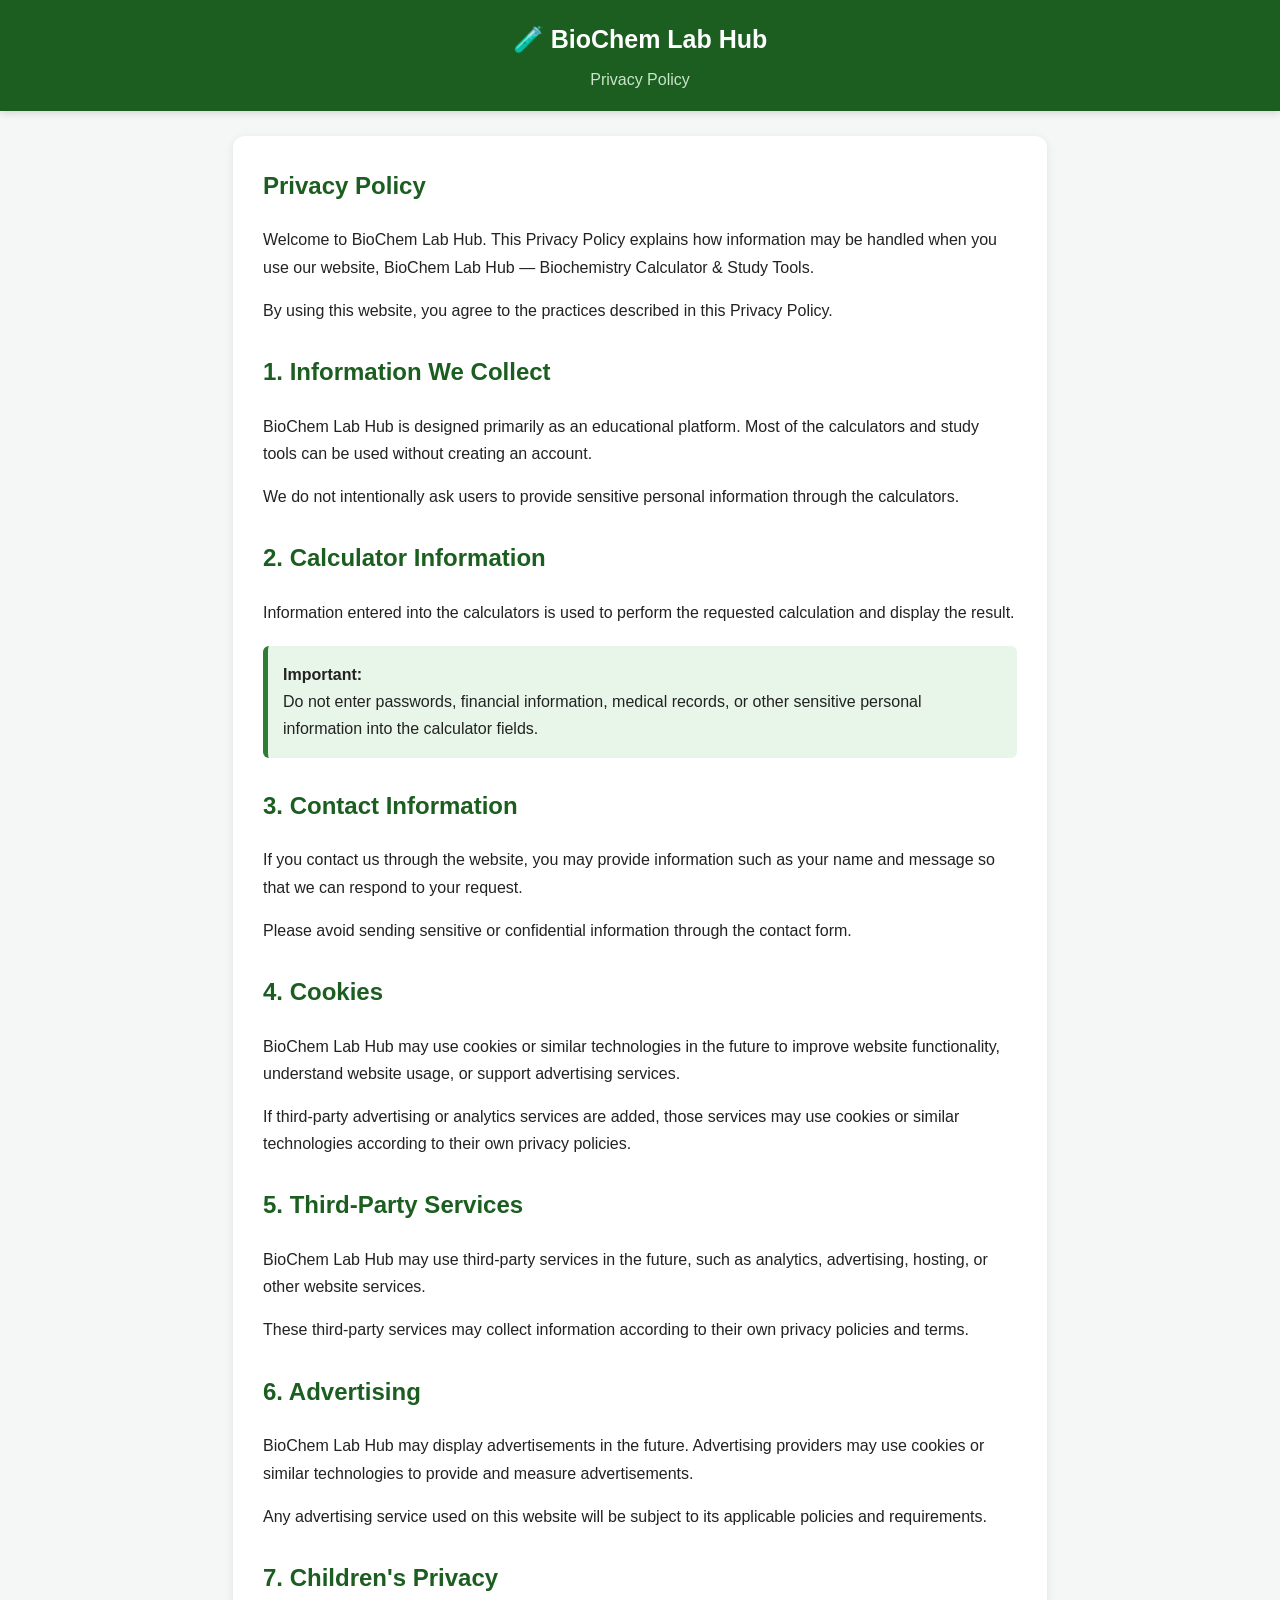
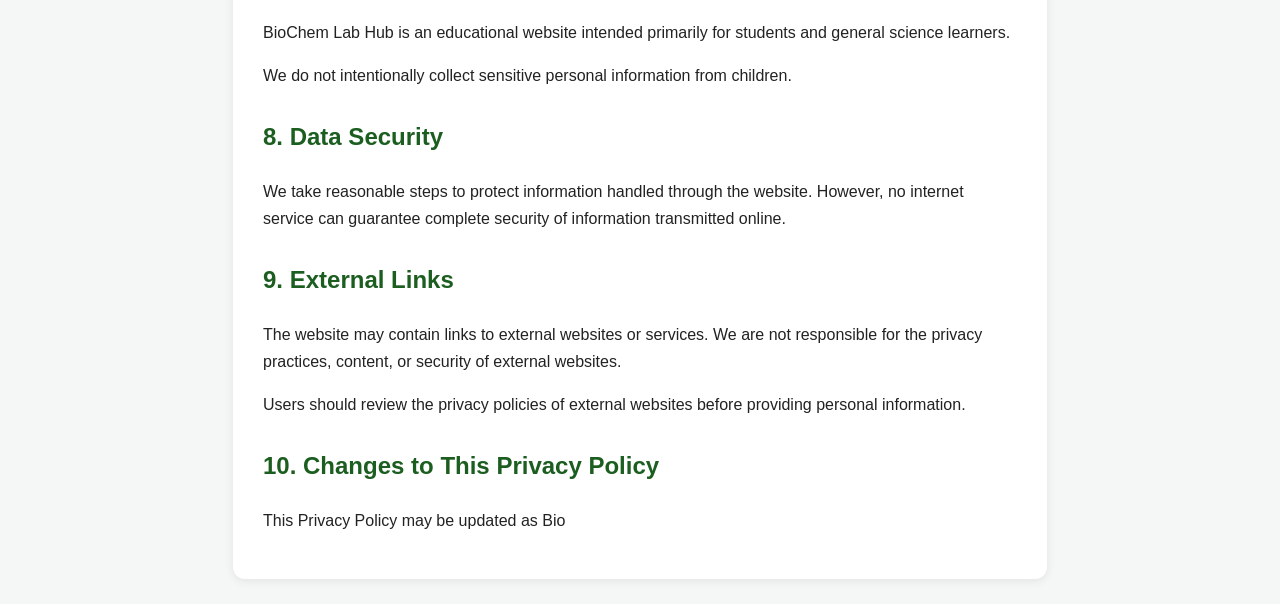
<file: prevacy.html>
<!DOCTYPE html>
<html lang="en">

<head>

    <meta charset="UTF-8">

    <meta name="viewport"
          content="width=device-width, initial-scale=1.0">

    <title>Privacy Policy - BioChem Lab Hub</title>

    <meta name="description"
          content="Privacy Policy for BioChem Lab Hub - Biochemistry Calculator & Study Tools">

    <style>

        * {
            box-sizing: border-box;
        }

        html {
            scroll-behavior: smooth;
        }

        body {
            margin: 0;
            padding: 0;
            font-family: Arial, sans-serif;
            background: #f4f7f6;
            color: #222;
            line-height: 1.7;
        }

        .header {
            background: #1b5e20;
            color: white;
            padding: 18px 20px;
            text-align: center;
            box-shadow: 0 2px 8px rgba(0,0,0,0.15);
        }

        .header h1 {
            margin: 0;
            font-size: 25px;
        }

        .header p {
            margin: 5px 0 0;
            color: #c8e6c9;
        }

        .container {
            max-width: 850px;
            margin: 25px auto;
            padding: 0 18px;
        }

        .privacy-card {
            background: white;
            padding: 30px;
            border-radius: 12px;
            box-shadow: 0 2px 10px rgba(0,0,0,0.08);
        }

        h2 {
            color: #1b5e20;
            margin-top: 28px;
        }

        h2:first-child {
            margin-top: 0;
        }

        p {
            margin-bottom: 15px;
        }

        ul {
            padding-left: 25px;
        }

        li {
            margin-bottom: 8px;
        }

        .notice {
            background: #e8f5e9;
            border-left: 5px solid #2e7d32;
            padding: 15px;
            margin: 20px 0;
            border-radius: 6px;
        }

        .back-button {
            display: inline-block;
            margin-top: 25px;
            padding: 11px 18px;
            background: #2e7d32;
            color: white;
            text-decoration: none;
            border-radius: 7px;
        }

        .back-button:hover {
            background: #1b5e20;
        }

        footer {
            margin-top: 35px;
            padding: 25px 15px;
            text-align: center;
            background: #1b5e20;
            color: white;
        }

        footer a {
            color: #c8e6c9;
            text-decoration: none;
        }

        @media (max-width: 600px) {

            .privacy-card {
                padding: 20px;
            }

            .header h1 {
                font-size: 21px;
            }

        }

    </style>

</head>

<body>

    <header class="header">

        <h1>🧪 BioChem Lab Hub</h1>

        <p>Privacy Policy</p>

    </header>


    <main class="container">

        <div class="privacy-card">

            <h2>Privacy Policy</h2>

            <p>
                Welcome to BioChem Lab Hub. This Privacy Policy explains
                how information may be handled when you use our website,
                BioChem Lab Hub — Biochemistry Calculator & Study Tools.
            </p>

            <p>
                By using this website, you agree to the practices described
                in this Privacy Policy.
            </p>


            <h2>1. Information We Collect</h2>

            <p>
                BioChem Lab Hub is designed primarily as an educational
                platform. Most of the calculators and study tools can be
                used without creating an account.
            </p>

            <p>
                We do not intentionally ask users to provide sensitive
                personal information through the calculators.
            </p>


            <h2>2. Calculator Information</h2>

            <p>
                Information entered into the calculators is used to perform
                the requested calculation and display the result.
            </p>

            <div class="notice">

                <strong>Important:</strong>

                <br>

                Do not enter passwords, financial information, medical
                records, or other sensitive personal information into the
                calculator fields.

            </div>


            <h2>3. Contact Information</h2>

            <p>
                If you contact us through the website, you may provide
                information such as your name and message so that we can
                respond to your request.
            </p>

            <p>
                Please avoid sending sensitive or confidential information
                through the contact form.
            </p>


            <h2>4. Cookies</h2>

            <p>
                BioChem Lab Hub may use cookies or similar technologies in
                the future to improve website functionality, understand
                website usage, or support advertising services.
            </p>

            <p>
                If third-party advertising or analytics services are added,
                those services may use cookies or similar technologies
                according to their own privacy policies.
            </p>


            <h2>5. Third-Party Services</h2>

            <p>
                BioChem Lab Hub may use third-party services in the future,
                such as analytics, advertising, hosting, or other website
                services.
            </p>

            <p>
                These third-party services may collect information according
                to their own privacy policies and terms.
            </p>


            <h2>6. Advertising</h2>

            <p>
                BioChem Lab Hub may display advertisements in the future.
                Advertising providers may use cookies or similar technologies
                to provide and measure advertisements.
            </p>

            <p>
                Any advertising service used on this website will be subject
                to its applicable policies and requirements.
            </p>


            <h2>7. Children's Privacy</h2>

            <p>
                BioChem Lab Hub is an educational website intended primarily
                for students and general science learners.
            </p>

            <p>
                We do not intentionally collect sensitive personal
                information from children.
            </p>


            <h2>8. Data Security</h2>

            <p>
                We take reasonable steps to protect information handled
                through the website. However, no internet service can
                guarantee complete security of information transmitted
                online.
            </p>


            <h2>9. External Links</h2>

            <p>
                The website may contain links to external websites or
                services. We are not responsible for the privacy practices,
                content, or security of external websites.
            </p>

            <p>
                Users should review the privacy policies of external
                websites before providing personal information.
            </p>


            <h2>10. Changes to This Privacy Policy</h2>

            <p>
                This Privacy Policy may be updated as Bio
</file>
